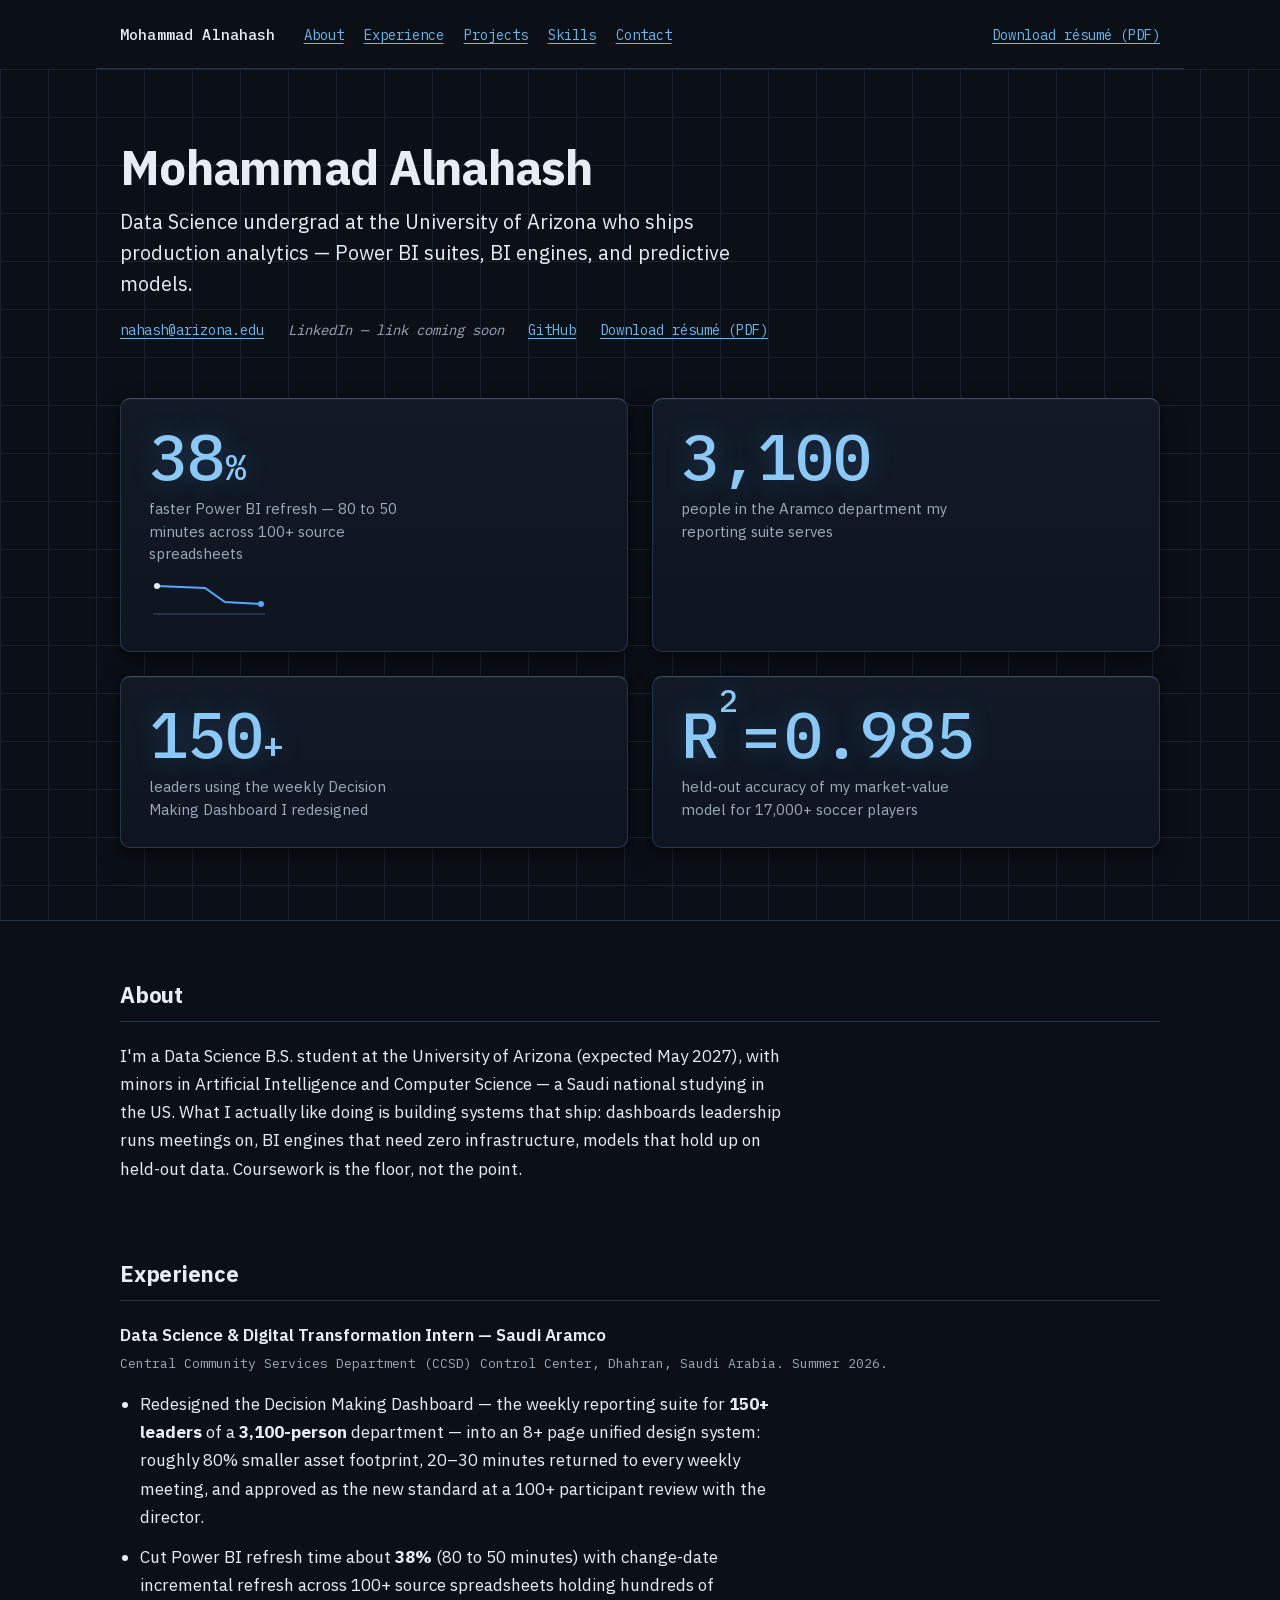
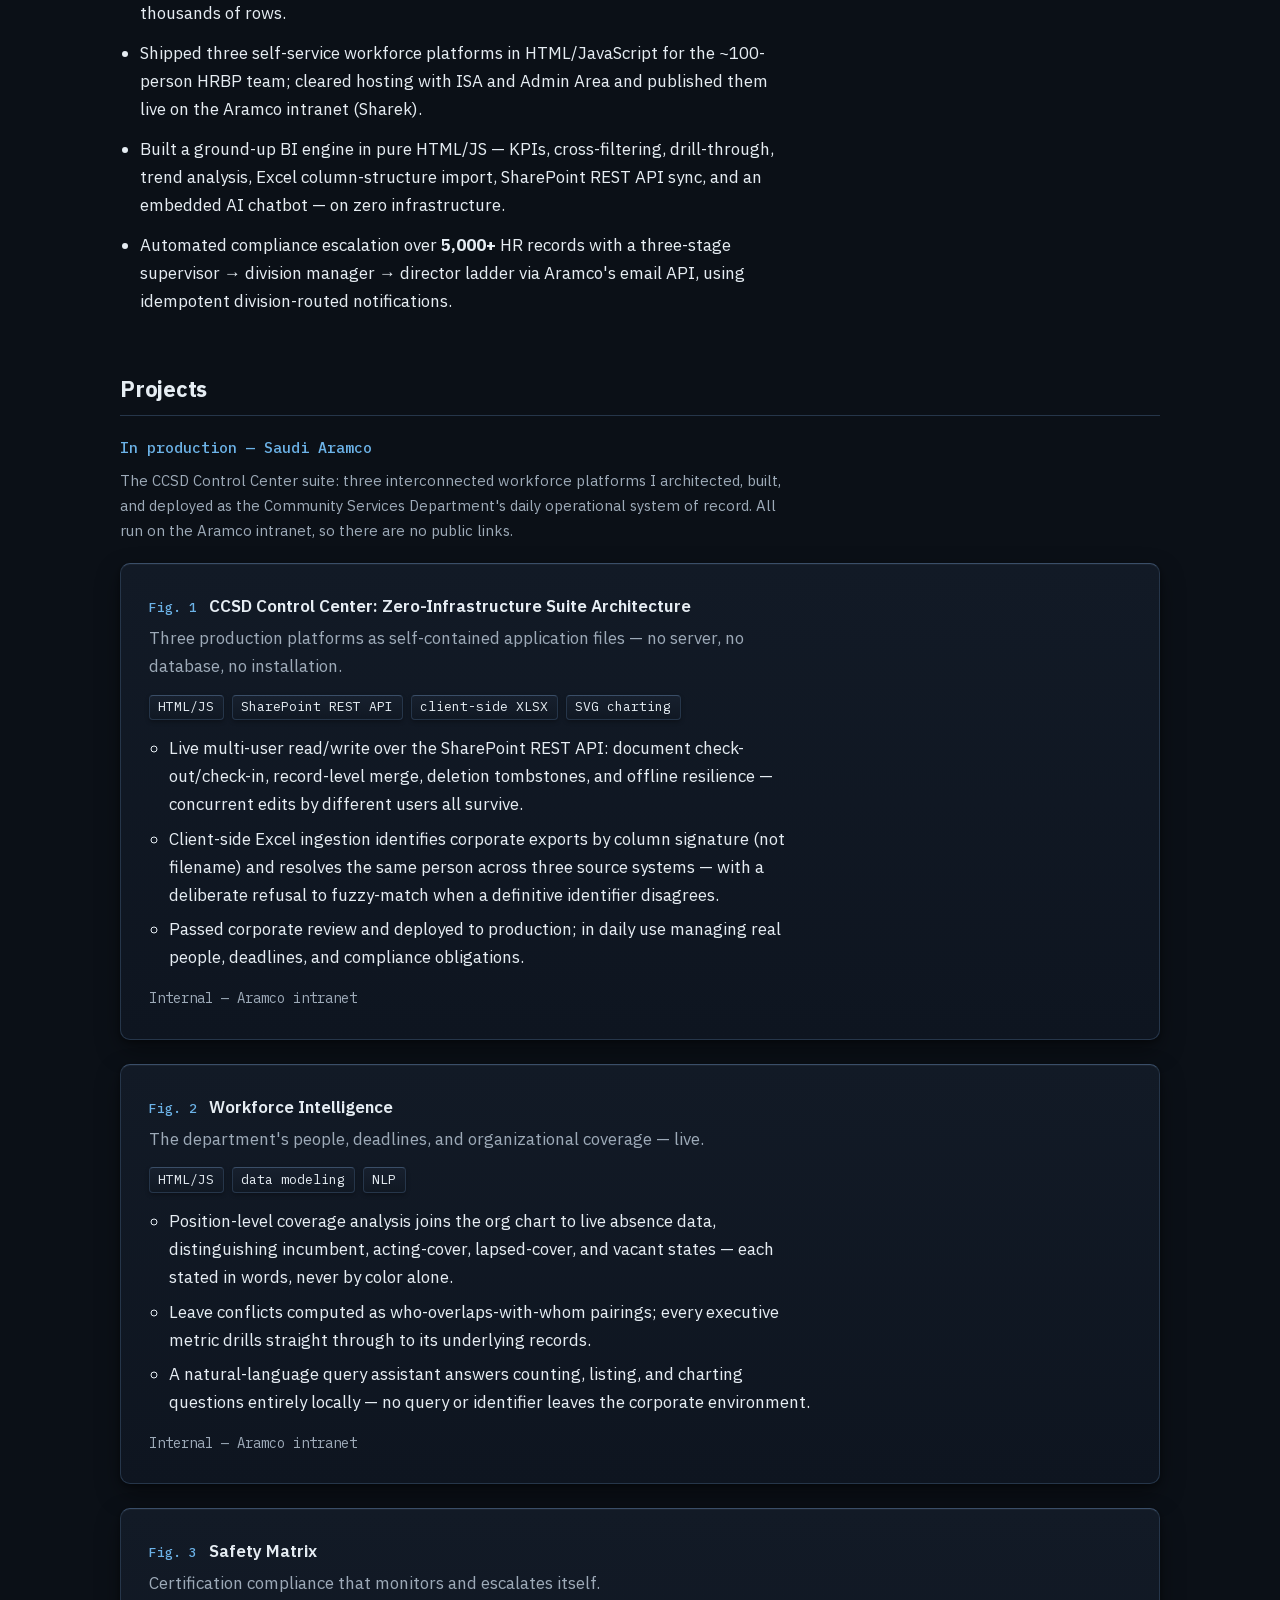
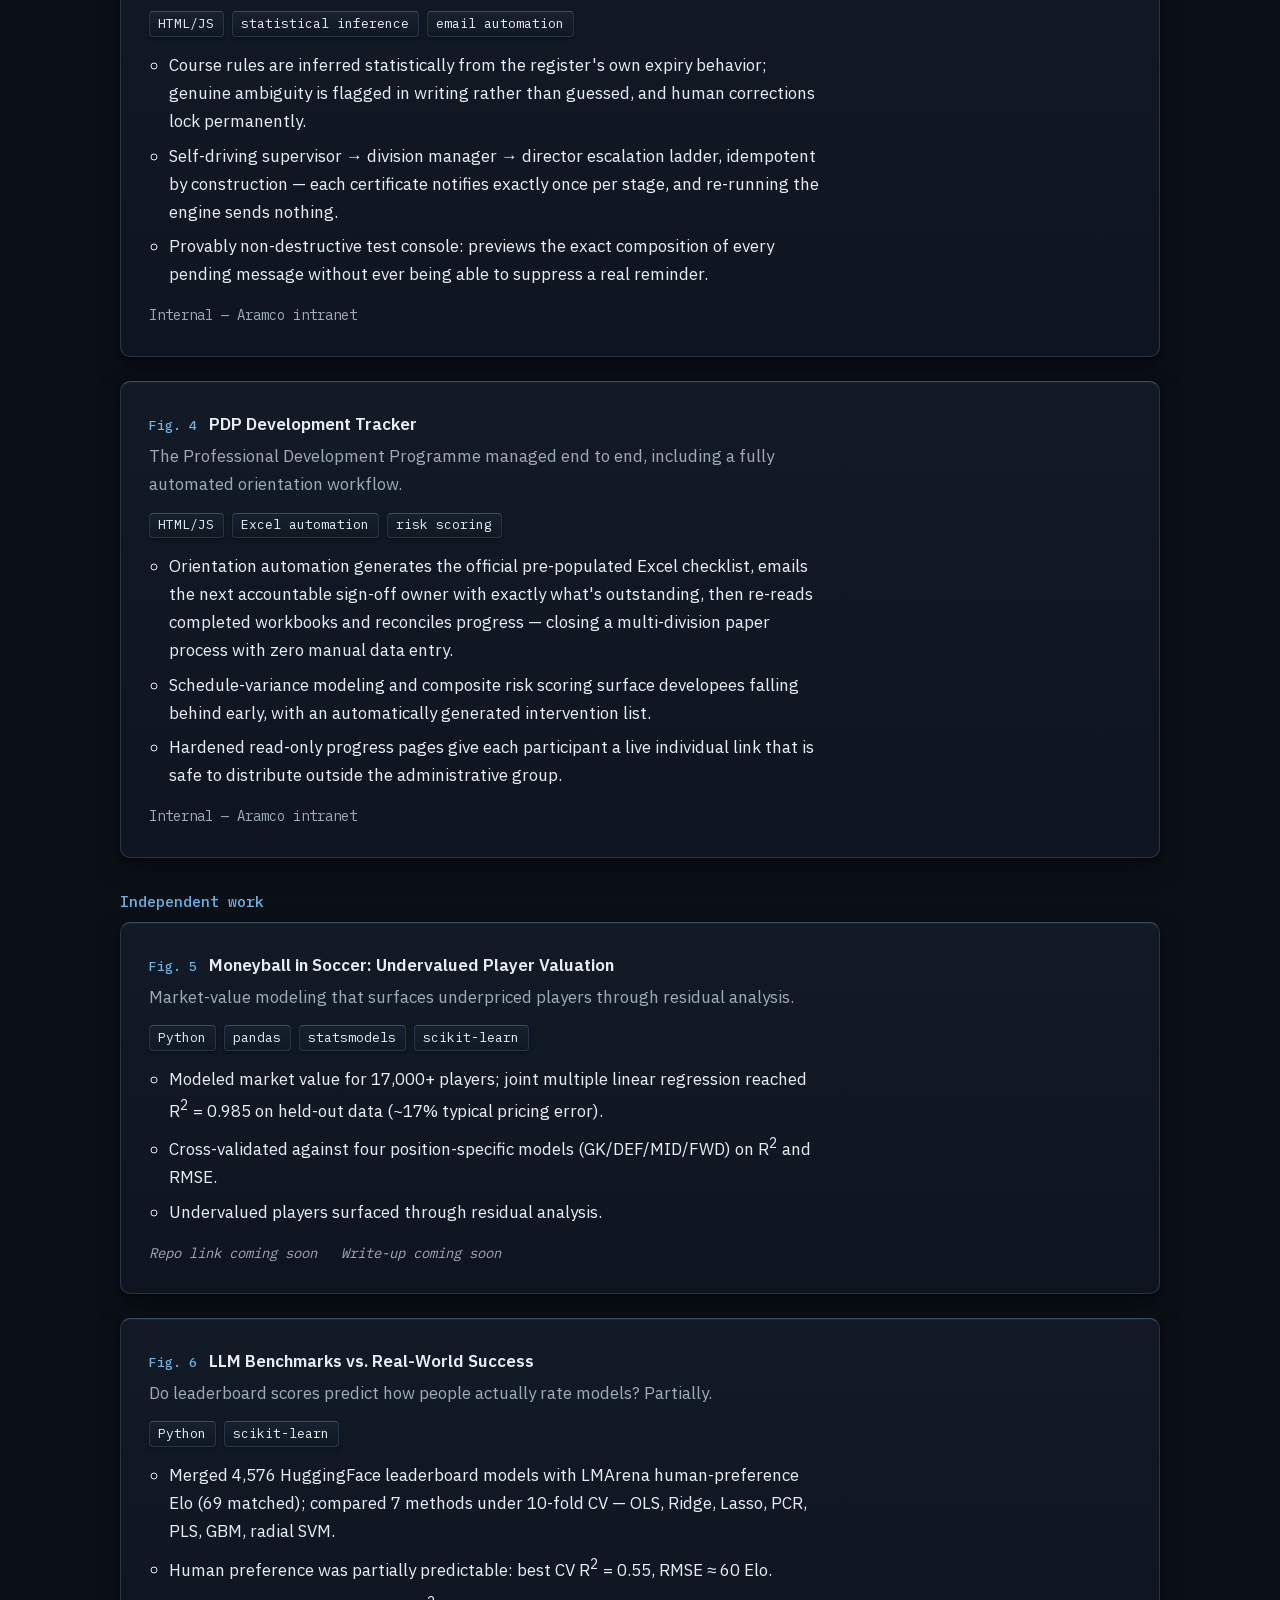
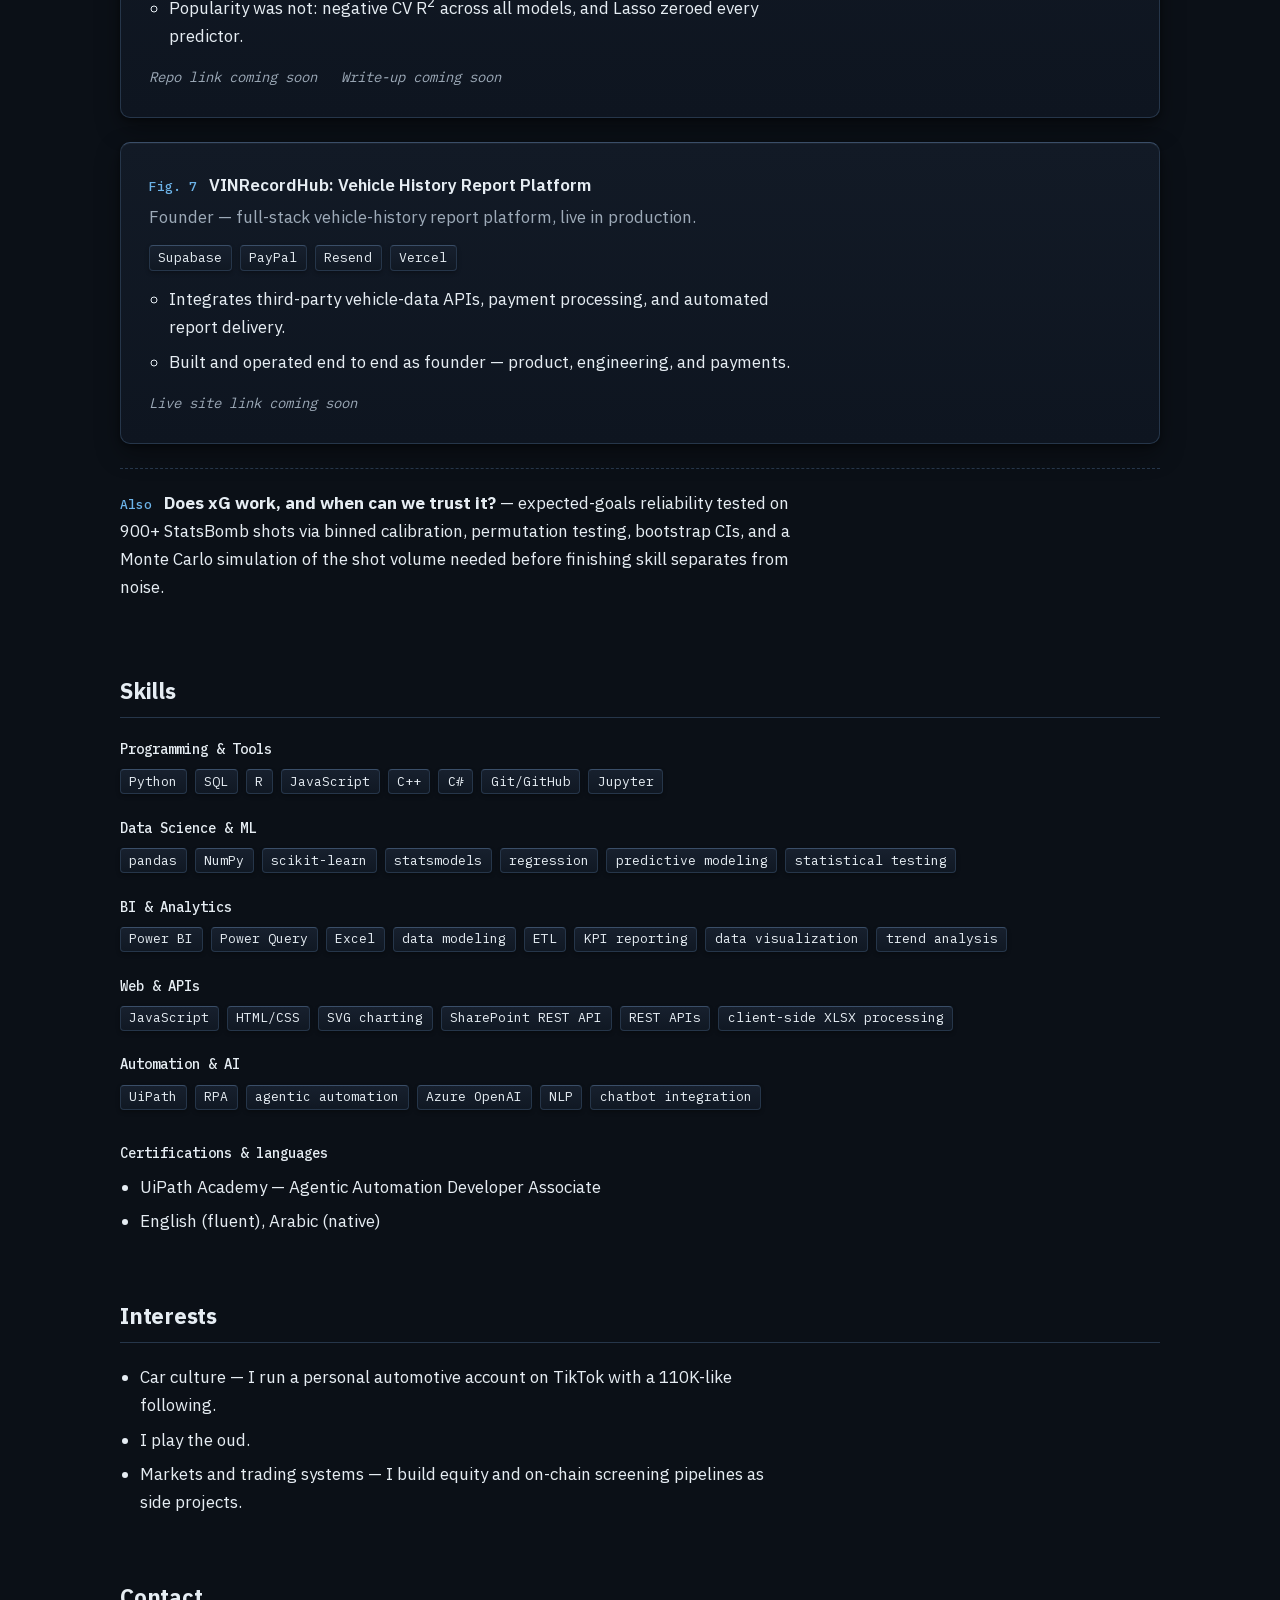
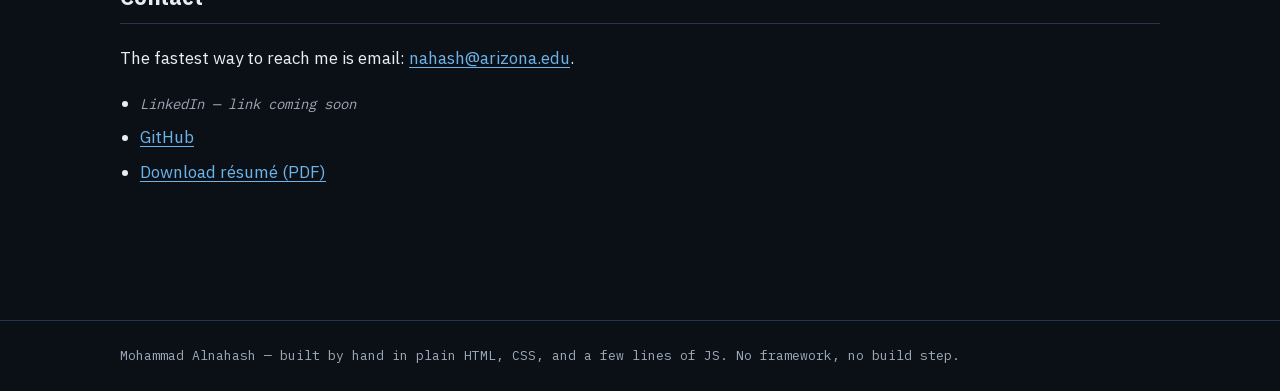
<file: index.html>
<!DOCTYPE html>
<html lang="en">
<head>
  <meta charset="UTF-8">
  <meta name="viewport" content="width=device-width, initial-scale=1.0">
  <title>Mohammad Alnahash — Data Science Portfolio</title>
  <meta name="description" content="Data Science undergrad at the University of Arizona who ships production analytics — Power BI suites, BI engines, and predictive models. Saudi Aramco intern, founder of VINRecordHub.">

  <meta property="og:type" content="website">
  <meta property="og:title" content="Mohammad Alnahash — Data Science Portfolio">
  <meta property="og:description" content="Power BI suites for 3,100-person departments, ground-up BI engines, and predictive models at R² = 0.985. Data Science B.S. at the University of Arizona, expected May 2027.">
  <meta property="og:url" content="https://malnahash.github.io/">
  <meta property="og:image" content="https://malnahash.github.io/assets/og.png">
  <meta property="og:image:width" content="1200">
  <meta property="og:image:height" content="630">
  <meta name="twitter:card" content="summary_large_image">

  <meta name="color-scheme" content="dark">
  <meta name="theme-color" content="#0B1017">
  <link rel="icon" href="data:image/svg+xml,%3Csvg xmlns='http://www.w3.org/2000/svg' viewBox='0 0 32 32'%3E%3Crect width='32' height='32' fill='%230B1017'/%3E%3Cpath d='M6 26V6' stroke='%23E6EDF3' stroke-width='2'/%3E%3Cpath d='M6 26h20' stroke='%23E6EDF3' stroke-width='2'/%3E%3Ccircle cx='12' cy='20' r='2.5' fill='%2358A6FF'/%3E%3Ccircle cx='18' cy='14' r='2.5' fill='%2358A6FF'/%3E%3Ccircle cx='24' cy='9' r='2.5' fill='%2358A6FF'/%3E%3C/svg%3E">

  <link rel="preload" href="assets/fonts/IBMPlexSans-var.woff2" as="font" type="font/woff2" crossorigin>
  <link rel="preload" href="assets/fonts/IBMPlexMono-500.woff2" as="font" type="font/woff2" crossorigin>
  <link rel="stylesheet" href="styles.css">
</head>
<body>

<a class="skip-link" href="#main">Skip to content</a>

<header class="site-header">
  <p class="site-name">Mohammad Alnahash</p>
  <nav aria-label="Main">
    <ul>
      <li><a href="#about">About</a></li>
      <li><a href="#experience">Experience</a></li>
      <li><a href="#projects">Projects</a></li>
      <li><a href="#skills">Skills</a></li>
      <li><a href="#contact">Contact</a></li>
    </ul>
  </nav>
  <a class="resume-link" href="assets/Mohammad_Alnahash_Resume.pdf" download>Download résumé (PDF)</a>
</header>

<main id="main" tabindex="-1">

  <!-- ============ HERO ============ -->
  <section class="hero" aria-labelledby="hero-name">
    <div class="hero-inner">
      <h1 id="hero-name">Mohammad Alnahash</h1>
      <p class="positioning">Data Science undergrad at the University of Arizona who ships production
        analytics — Power&nbsp;BI suites, BI&nbsp;engines, and predictive models.</p>
      <ul class="hero-meta">
        <li><a href="mailto:nahash@arizona.edu">nahash@arizona.edu</a></li>
        <!-- TODO: add LinkedIn profile URL, then replace the span below with a real link -->
        <li><span class="link-pending">LinkedIn — link coming soon</span></li>
        <li><a href="https://github.com/malnahash">GitHub</a></li>
        <li><a href="assets/Mohammad_Alnahash_Resume.pdf" download>Download résumé (PDF)</a></li>
      </ul>

      <ul class="stats">
        <li class="stat">
          <p>
            <span class="stat-number">38<span class="stat-unit">%</span></span>
            <span class="stat-caption">faster Power&nbsp;BI refresh — 80 to 50 minutes across 100+ source spreadsheets</span>
          </p>
          <svg class="spark" viewBox="0 0 120 40" aria-hidden="true" focusable="false">
            <line x1="4" y1="36" x2="116" y2="36" class="spark-axis"/>
            <polyline points="8,8 56,10 76,24 112,26" class="spark-line"/>
            <circle cx="8" cy="8" r="3" class="spark-dot"/>
            <circle cx="112" cy="26" r="3" class="spark-dot spark-dot-end"/>
          </svg>
        </li>
        <li class="stat">
          <p>
            <span class="stat-number">3,100</span>
            <span class="stat-caption">people in the Aramco department my reporting suite serves</span>
          </p>
        </li>
        <li class="stat">
          <p>
            <span class="stat-number">150<span class="stat-unit">+</span></span>
            <span class="stat-caption">leaders using the weekly Decision Making Dashboard I redesigned</span>
          </p>
        </li>
        <li class="stat">
          <p>
            <span class="stat-number">R<sup>2</sup>&hairsp;=&hairsp;0.985</span>
            <span class="stat-caption">held-out accuracy of my market-value model for 17,000+ soccer players</span>
          </p>
        </li>
      </ul>
    </div>
  </section>

  <!-- ============ ABOUT ============ -->
  <section id="about" class="section" aria-labelledby="about-h">
    <h2 id="about-h">About</h2>
    <p>I'm a Data Science B.S. student at the University of Arizona (expected May 2027),
      with minors in Artificial Intelligence and Computer Science — a Saudi national studying in
      the US. What I actually like doing is building systems that ship: dashboards leadership runs
      meetings on, BI engines that need zero infrastructure, models that hold up on held-out data.
      Coursework is the floor, not the point.</p>
  </section>

  <!-- ============ EXPERIENCE ============ -->
  <section id="experience" class="section" aria-labelledby="experience-h">
    <h2 id="experience-h">Experience</h2>
    <article class="job">
      <h3>Data Science &amp; Digital Transformation Intern — Saudi Aramco</h3>
      <p class="job-meta">Central Community Services Department (CCSD) Control Center, Dhahran, Saudi Arabia. Summer 2026.</p>
      <ul class="job-bullets">
        <li>Redesigned the Decision Making Dashboard — the weekly reporting suite for
          <strong>150+ leaders</strong> of a <strong>3,100-person</strong> department — into an
          8+ page unified design system: roughly 80% smaller asset footprint, 20–30 minutes
          returned to every weekly meeting, and approved as the new standard at a 100+ participant
          review with the director.</li>
        <li>Cut Power&nbsp;BI refresh time about <strong>38%</strong> (80 to 50 minutes) with
          change-date incremental refresh across 100+ source spreadsheets holding hundreds of
          thousands of rows.</li>
        <li>Shipped three self-service workforce platforms in HTML/JavaScript for the ~100-person
          HRBP team; cleared hosting with ISA and Admin Area and published them live on the Aramco
          intranet (Sharek).</li>
        <li>Built a ground-up BI engine in pure HTML/JS — KPIs, cross-filtering, drill-through,
          trend analysis, Excel column-structure import, SharePoint REST API sync, and an embedded
          AI chatbot — on zero infrastructure.</li>
        <li>Automated compliance escalation over <strong>5,000+</strong> HR records with a
          three-stage supervisor → division manager → director ladder via Aramco's email API,
          using idempotent division-routed notifications.</li>
      </ul>
    </article>
  </section>

  <!-- ============ PROJECTS ============ -->
  <section id="projects" class="section" aria-labelledby="projects-h">
    <h2 id="projects-h">Projects</h2>

    <h3 class="project-group">In production — Saudi Aramco</h3>
    <p class="project-group-note">The CCSD Control Center suite: three interconnected workforce
      platforms I architected, built, and deployed as the Community Services Department's daily
      operational system of record. All run on the Aramco intranet, so there are no public links.</p>
    <ul class="projects">

      <li class="project">
        <h4><span class="fig">Fig.&nbsp;1</span> CCSD Control Center: Zero-Infrastructure Suite Architecture</h4>
        <p class="project-summary">Three production platforms as self-contained application files — no server, no database, no installation.</p>
        <ul class="chips" aria-label="Built with">
          <li>HTML/JS</li><li>SharePoint REST API</li><li>client-side XLSX</li><li>SVG charting</li>
        </ul>
        <ul class="project-results">
          <li>Live multi-user read/write over the SharePoint REST API: document check-out/check-in,
            record-level merge, deletion tombstones, and offline resilience — concurrent edits by
            different users all survive.</li>
          <li>Client-side Excel ingestion identifies corporate exports by column signature (not
            filename) and resolves the same person across three source systems — with a deliberate
            refusal to fuzzy-match when a definitive identifier disagrees.</li>
          <li>Passed corporate review and deployed to production; in daily use managing real people,
            deadlines, and compliance obligations.</li>
        </ul>
        <p class="project-links"><span class="link-internal">Internal — Aramco intranet</span></p>
      </li>

      <li class="project">
        <h4><span class="fig">Fig.&nbsp;2</span> Workforce Intelligence</h4>
        <p class="project-summary">The department's people, deadlines, and organizational coverage — live.</p>
        <ul class="chips" aria-label="Built with">
          <li>HTML/JS</li><li>data modeling</li><li>NLP</li>
        </ul>
        <ul class="project-results">
          <li>Position-level coverage analysis joins the org chart to live absence data,
            distinguishing incumbent, acting-cover, lapsed-cover, and vacant states — each stated
            in words, never by color alone.</li>
          <li>Leave conflicts computed as who-overlaps-with-whom pairings; every executive metric
            drills straight through to its underlying records.</li>
          <li>A natural-language query assistant answers counting, listing, and charting questions
            entirely locally — no query or identifier leaves the corporate environment.</li>
        </ul>
        <p class="project-links"><span class="link-internal">Internal — Aramco intranet</span></p>
      </li>

      <li class="project">
        <h4><span class="fig">Fig.&nbsp;3</span> Safety Matrix</h4>
        <p class="project-summary">Certification compliance that monitors and escalates itself.</p>
        <ul class="chips" aria-label="Built with">
          <li>HTML/JS</li><li>statistical inference</li><li>email automation</li>
        </ul>
        <ul class="project-results">
          <li>Course rules are inferred statistically from the register's own expiry behavior;
            genuine ambiguity is flagged in writing rather than guessed, and human corrections
            lock permanently.</li>
          <li>Self-driving supervisor → division manager → director escalation ladder, idempotent
            by construction — each certificate notifies exactly once per stage, and re-running the
            engine sends nothing.</li>
          <li>Provably non-destructive test console: previews the exact composition of every
            pending message without ever being able to suppress a real reminder.</li>
        </ul>
        <p class="project-links"><span class="link-internal">Internal — Aramco intranet</span></p>
      </li>

      <li class="project">
        <h4><span class="fig">Fig.&nbsp;4</span> PDP Development Tracker</h4>
        <p class="project-summary">The Professional Development Programme managed end to end, including a fully automated orientation workflow.</p>
        <ul class="chips" aria-label="Built with">
          <li>HTML/JS</li><li>Excel automation</li><li>risk scoring</li>
        </ul>
        <ul class="project-results">
          <li>Orientation automation generates the official pre-populated Excel checklist, emails
            the next accountable sign-off owner with exactly what's outstanding, then re-reads
            completed workbooks and reconciles progress — closing a multi-division paper process
            with zero manual data entry.</li>
          <li>Schedule-variance modeling and composite risk scoring surface developees falling
            behind early, with an automatically generated intervention list.</li>
          <li>Hardened read-only progress pages give each participant a live individual link that
            is safe to distribute outside the administrative group.</li>
        </ul>
        <p class="project-links"><span class="link-internal">Internal — Aramco intranet</span></p>
      </li>

    </ul>

    <h3 class="project-group">Independent work</h3>
    <ul class="projects">

      <li class="project">
        <h4><span class="fig">Fig.&nbsp;5</span> Moneyball in Soccer: Undervalued Player Valuation</h4>
        <p class="project-summary">Market-value modeling that surfaces underpriced players through residual analysis.</p>
        <ul class="chips" aria-label="Built with">
          <li>Python</li><li>pandas</li><li>statsmodels</li><li>scikit-learn</li>
        </ul>
        <ul class="project-results">
          <li>Modeled market value for 17,000+ players; joint multiple linear regression reached
            R<sup>2</sup>&nbsp;= 0.985 on held-out data (~17% typical pricing error).</li>
          <li>Cross-validated against four position-specific models (GK/DEF/MID/FWD) on
            R<sup>2</sup> and RMSE.</li>
          <li>Undervalued players surfaced through residual analysis.</li>
        </ul>
        <p class="project-links">
          <!-- TODO: add repo URL -->
          <span class="link-pending">Repo link coming soon</span>
          <!-- TODO: add write-up / demo URL -->
          <span class="link-pending">Write-up coming soon</span>
        </p>
      </li>

      <li class="project">
        <h4><span class="fig">Fig.&nbsp;6</span> LLM Benchmarks vs. Real-World Success</h4>
        <p class="project-summary">Do leaderboard scores predict how people actually rate models? Partially.</p>
        <ul class="chips" aria-label="Built with">
          <li>Python</li><li>scikit-learn</li>
        </ul>
        <ul class="project-results">
          <li>Merged 4,576 HuggingFace leaderboard models with LMArena human-preference Elo
            (69 matched); compared 7 methods under 10-fold CV — OLS, Ridge, Lasso, PCR, PLS,
            GBM, radial SVM.</li>
          <li>Human preference was partially predictable: best CV R<sup>2</sup>&nbsp;= 0.55,
            RMSE ≈ 60 Elo.</li>
          <li>Popularity was not: negative CV R<sup>2</sup> across all models, and Lasso zeroed
            every predictor.</li>
        </ul>
        <p class="project-links">
          <!-- TODO: add repo URL -->
          <span class="link-pending">Repo link coming soon</span>
          <!-- TODO: add write-up / demo URL -->
          <span class="link-pending">Write-up coming soon</span>
        </p>
      </li>

      <li class="project">
        <h4><span class="fig">Fig.&nbsp;7</span> VINRecordHub: Vehicle History Report Platform</h4>
        <p class="project-summary">Founder — full-stack vehicle-history report platform, live in production.</p>
        <ul class="chips" aria-label="Built with">
          <li>Supabase</li><li>PayPal</li><li>Resend</li><li>Vercel</li>
        </ul>
        <ul class="project-results">
          <li>Integrates third-party vehicle-data APIs, payment processing, and automated report
            delivery.</li>
          <li>Built and operated end to end as founder — product, engineering, and payments.</li>
        </ul>
        <p class="project-links">
          <!-- TODO: add live site URL -->
          <span class="link-pending">Live site link coming soon</span>
        </p>
      </li>

      <!-- TODO: Mohammad may want to promote this to a full fourth card later -->
      <li class="project project-quiet">
        <p><span class="fig">Also</span> <strong>Does xG work, and when can we trust it?</strong> —
          expected-goals reliability tested on 900+ StatsBomb shots via binned calibration,
          permutation testing, bootstrap CIs, and a Monte Carlo simulation of the shot volume
          needed before finishing skill separates from noise.</p>
      </li>

    </ul>
  </section>

  <!-- ============ SKILLS ============ -->
  <section id="skills" class="section" aria-labelledby="skills-h">
    <h2 id="skills-h">Skills</h2>
    <div class="skill-group">
      <h3>Programming &amp; Tools</h3>
      <ul class="chips"><li>Python</li><li>SQL</li><li>R</li><li>JavaScript</li><li>C++</li><li>C#</li><li>Git/GitHub</li><li>Jupyter</li></ul>
    </div>
    <div class="skill-group">
      <h3>Data Science &amp; ML</h3>
      <ul class="chips"><li>pandas</li><li>NumPy</li><li>scikit-learn</li><li>statsmodels</li><li>regression</li><li>predictive modeling</li><li>statistical testing</li></ul>
    </div>
    <div class="skill-group">
      <h3>BI &amp; Analytics</h3>
      <ul class="chips"><li>Power BI</li><li>Power Query</li><li>Excel</li><li>data modeling</li><li>ETL</li><li>KPI reporting</li><li>data visualization</li><li>trend analysis</li></ul>
    </div>
    <div class="skill-group">
      <h3>Web &amp; APIs</h3>
      <ul class="chips"><li>JavaScript</li><li>HTML/CSS</li><li>SVG charting</li><li>SharePoint REST API</li><li>REST APIs</li><li>client-side XLSX processing</li></ul>
    </div>
    <div class="skill-group">
      <h3>Automation &amp; AI</h3>
      <ul class="chips"><li>UiPath</li><li>RPA</li><li>agentic automation</li><li>Azure OpenAI</li><li>NLP</li><li>chatbot integration</li></ul>
    </div>

    <h3>Certifications &amp; languages</h3>
    <ul class="plain-list">
      <li>UiPath Academy — Agentic Automation Developer Associate</li>
      <li>English (fluent), Arabic (native)</li>
    </ul>
  </section>

  <!-- ============ INTERESTS ============ -->
  <!-- NOTE for Mohammad: review this section — cut or reword anything too personal. -->
  <section id="interests" class="section" aria-labelledby="interests-h">
    <h2 id="interests-h">Interests</h2>
    <ul class="plain-list">
      <li>Car culture — I run a personal automotive account on TikTok with a 110K-like following.</li>
      <li>I play the oud.</li>
      <li>Markets and trading systems — I build equity and on-chain screening pipelines as side projects.</li>
      <!-- TODO: one open slot for anything else Mohammad wants to add -->
    </ul>
  </section>

  <!-- ============ CONTACT ============ -->
  <section id="contact" class="section" aria-labelledby="contact-h">
    <h2 id="contact-h">Contact</h2>
    <p>The fastest way to reach me is email:
      <a href="mailto:nahash@arizona.edu">nahash@arizona.edu</a>.</p>
    <ul class="plain-list">
      <!-- TODO: add LinkedIn profile URL -->
      <li><span class="link-pending">LinkedIn — link coming soon</span></li>
      <li><a href="https://github.com/malnahash">GitHub</a></li>
      <li><a href="assets/Mohammad_Alnahash_Resume.pdf" download>Download résumé (PDF)</a></li>
    </ul>
  </section>

</main>

<footer class="site-footer">
  <p>Mohammad Alnahash — built by hand in plain HTML, CSS, and a few lines of JS. No framework, no build step.</p>
</footer>

<script src="script.js" defer></script>
</body>
</html>
</file>
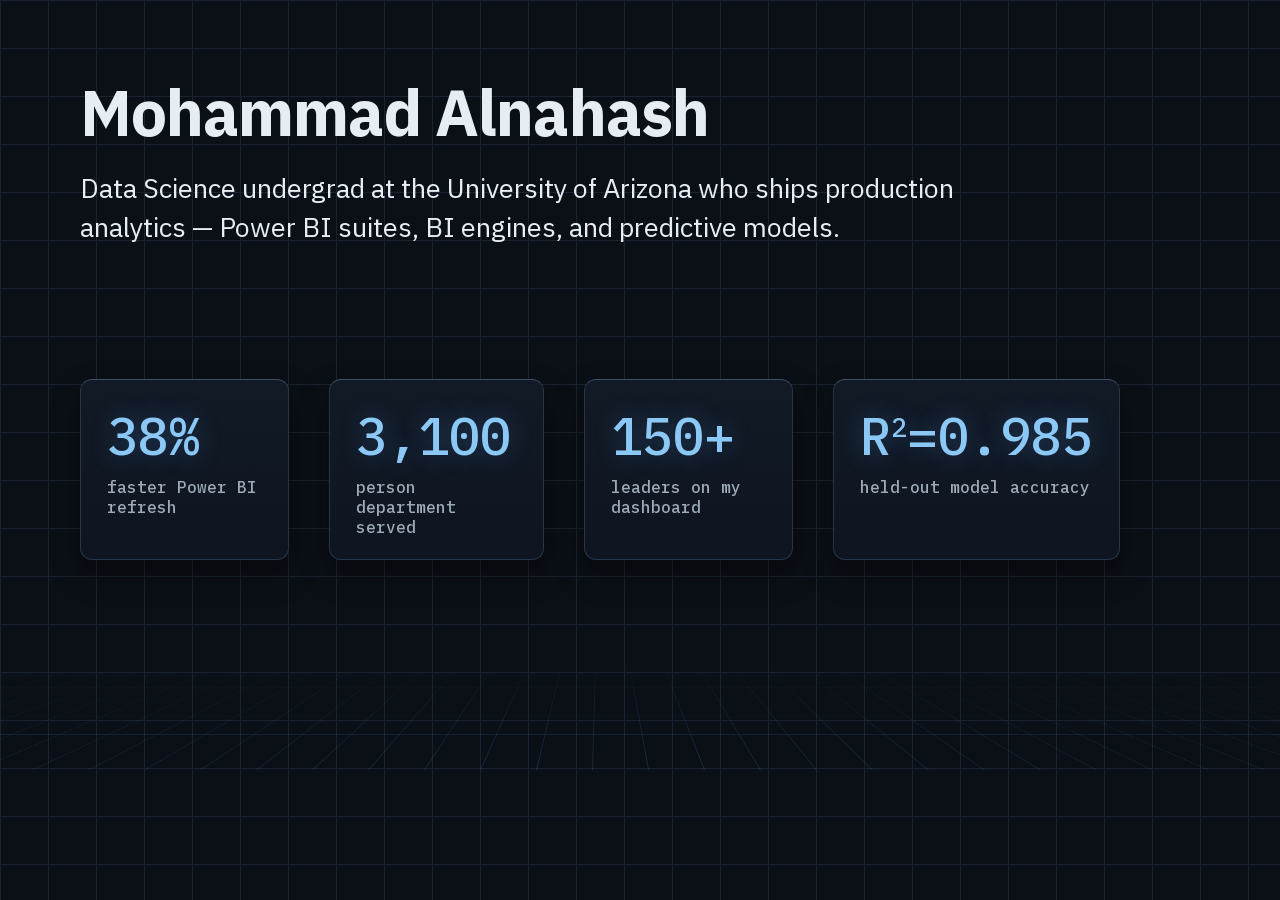
<file: og-source.html>
<!DOCTYPE html>
<html lang="en">
<head>
<meta charset="UTF-8">
<style>
  @font-face { font-family: "IBM Plex Sans"; src: url("assets/fonts/IBMPlexSans-var.woff2") format("woff2"); font-weight: 100 700; }
  @font-face { font-family: "IBM Plex Mono"; src: url("assets/fonts/IBMPlexMono-500.woff2") format("woff2"); font-weight: 500; }
  * { box-sizing: border-box; margin: 0; }
  body {
    width: 1200px; height: 630px;
    background: #0B1017;
    background-image:
      linear-gradient(#1A2430 1px, transparent 1px),
      linear-gradient(90deg, #1A2430 1px, transparent 1px);
    background-size: 48px 48px;
    color: #E6EDF3;
    font-family: "IBM Plex Sans", sans-serif;
    padding: 70px 80px;
    display: flex; flex-direction: column; justify-content: space-between;
    position: relative; overflow: hidden;
  }
  body::before {
    content: ""; position: absolute; left: -30%; right: -30%; bottom: -140px; height: 480px;
    background-image:
      linear-gradient(rgba(88,166,255,0.18) 1px, transparent 1px),
      linear-gradient(90deg, rgba(88,166,255,0.18) 1px, transparent 1px);
    background-size: 56px 56px;
    transform: perspective(500px) rotateX(62deg);
    transform-origin: 50% 100%;
    -webkit-mask-image: linear-gradient(to top, rgba(0,0,0,0.9), transparent 78%);
  }
  h1 { font-size: 64px; font-weight: 700; letter-spacing: -0.015em; position: relative; }
  .pos { font-size: 27px; max-width: 900px; line-height: 1.45; margin-top: 14px; position: relative; }
  .stats { display: flex; gap: 40px; position: relative; }
  .stat {
    background: linear-gradient(180deg, #121A26, #0E1520);
    border: 1px solid #26364A; border-top-color: #3A4E68;
    border-radius: 12px; padding: 22px 26px;
    box-shadow: 0 14px 30px rgba(0,0,0,0.45);
  }
  .n { font-family: "IBM Plex Mono", monospace; font-weight: 500; font-size: 52px; color: #8CC8F5;
       text-shadow: 0 0 24px rgba(88,166,255,0.3); }
  .n sup { font-size: 0.5em; }
  .c { font-family: "IBM Plex Mono", monospace; font-size: 16px; color: #9DAAB8; margin-top: 8px; }
</style>
</head>
<body>
  <div>
    <h1>Mohammad Alnahash</h1>
    <p class="pos">Data Science undergrad at the University of Arizona who ships production analytics — Power&nbsp;BI suites, BI&nbsp;engines, and predictive models.</p>
  </div>
  <div class="stats">
    <div class="stat"><div class="n">38%</div><div class="c">faster Power BI refresh</div></div>
    <div class="stat"><div class="n">3,100</div><div class="c">person department served</div></div>
    <div class="stat"><div class="n">150+</div><div class="c">leaders on my dashboard</div></div>
    <div class="stat"><div class="n">R<sup>2</sup>=0.985</div><div class="c">held-out model accuracy</div></div>
  </div>
</body>
</html>
</file>
<file: styles.css>
/* ============================================================
   Mohammad Alnahash — portfolio (dark)
   Design: "the chart at night" — a control-room reading of the
   plotting-paper concept. Deep blue-black ground, faint grid,
   a perspective data-plane in the hero, panels with real depth.
   Palette: ink navy ground, off-white ink, matplotlib tab:blue
   lifted to pass AA on dark. Type: IBM Plex Sans + Plex Mono.
   No framework, no build step. script.js adds optional card
   tilt — the page is complete without it.
   ============================================================ */

@font-face {
  font-family: "IBM Plex Sans";
  src: url("assets/fonts/IBMPlexSans-var.woff2") format("woff2");
  font-weight: 100 700;
  font-style: normal;
  font-display: swap;
}
@font-face {
  font-family: "IBM Plex Mono";
  src: url("assets/fonts/IBMPlexMono-400.woff2") format("woff2");
  font-weight: 400;
  font-style: normal;
  font-display: swap;
}
@font-face {
  font-family: "IBM Plex Mono";
  src: url("assets/fonts/IBMPlexMono-500.woff2") format("woff2");
  font-weight: 500;
  font-style: normal;
  font-display: swap;
}

:root {
  color-scheme: dark;

  --ground: #0B1017;        /* page — near-black blue, never pure black */
  --grid: #1A2430;          /* hero gridlines (decorative) */
  --panel: #121A26;         /* raised surfaces */
  --panel-deep: #0E1520;    /* panel gradient floor */
  --edge: #26364A;          /* card borders — structural, survives forced-colors */
  --edge-lit: #3A4E68;      /* specular top edge */

  --ink: #E6EDF3;           /* body text ~15:1 on ground */
  --muted: #9DAAB8;         /* secondary ~7:1 on ground, ~6:1 on panel */
  --accent-text: #6CB3E8;   /* links & labels ~7:1 on ground */
  --accent-bright: #8CC8F5; /* display numerals (large text) */
  --accent-line: #58A6FF;   /* chart marks */
  --focus: #8CC8F5;

  --sans: "IBM Plex Sans", "Helvetica Neue", Arial, sans-serif;
  --mono: "IBM Plex Mono", "SF Mono", Menlo, Consolas, monospace;

  --measure: 42rem;

  /* depth recipe used everywhere */
  --shadow-rest:
    0 1px 0 rgba(255,255,255,0.04) inset,
    0 10px 24px rgba(0,0,0,0.35),
    0 2px 6px rgba(0,0,0,0.4);
  --shadow-lift:
    0 1px 0 rgba(255,255,255,0.06) inset,
    0 18px 40px rgba(0,0,0,0.45),
    0 4px 10px rgba(0,0,0,0.45),
    0 0 0 1px rgba(108,179,232,0.18);
}

* { box-sizing: border-box; }

html { scroll-padding-top: 1.5rem; }

@media (prefers-reduced-motion: no-preference) {
  html { scroll-behavior: smooth; }
}

body {
  margin: 0;
  background: var(--ground);
  color: var(--ink);
  font-family: var(--sans);
  font-size: 1.0625rem;
  line-height: 1.65;
}

/* ---------- links & focus ---------- */

a {
  color: var(--accent-text);
  text-decoration-thickness: 1px;
  text-underline-offset: 3px;
}
a:hover { text-decoration-thickness: 2px; }

:focus-visible {
  outline: 2px solid var(--focus);
  outline-offset: 3px;
  border-radius: 2px;
}

.skip-link {
  position: absolute;
  left: 1rem;
  top: -3rem;
  z-index: 10;
  padding: 0.5rem 1rem;
  background: var(--ink);
  color: #0B1017;
  font-family: var(--mono);
  font-size: 0.875rem;
  text-decoration: none;
}
.skip-link:focus { top: 1rem; }

/* ---------- header ---------- */

.site-header {
  display: flex;
  flex-wrap: wrap;
  align-items: baseline;
  gap: 0.75rem 1.75rem;
  max-width: 68rem;
  margin: 0 auto;
  padding: 1.25rem 1.5rem;
  border-bottom: 1px solid var(--edge);
}

.site-name {
  margin: 0;
  font-family: var(--mono);
  font-weight: 500;
  font-size: 0.9375rem;
  letter-spacing: 0.01em;
}

.site-header nav ul {
  display: flex;
  flex-wrap: wrap;
  gap: 0.25rem 1.25rem;
  margin: 0;
  padding: 0;
  list-style: none;
}

.site-header nav a,
.resume-link {
  font-family: var(--mono);
  font-size: 0.875rem;
}

.resume-link { margin-left: auto; }

/* ---------- hero: the data plane ---------- */

.hero {
  position: relative;
  overflow: hidden;
  border-bottom: 1px solid var(--edge);
  /* faint flat grid behind everything */
  background-image:
    linear-gradient(var(--grid) 1px, transparent 1px),
    linear-gradient(90deg, var(--grid) 1px, transparent 1px);
  background-size: 48px 48px;
}

/* the signature: a perspective grid floor receding behind the stats.
   Static (no animation) so it needs no motion gating. */
.hero::before {
  content: "";
  position: absolute;
  left: -30%;
  right: -30%;
  bottom: -12rem;
  height: 34rem;
  background-image:
    linear-gradient(rgba(88,166,255,0.16) 1px, transparent 1px),
    linear-gradient(90deg, rgba(88,166,255,0.16) 1px, transparent 1px);
  background-size: 56px 56px;
  transform: perspective(28rem) rotateX(62deg);
  transform-origin: 50% 100%;
  -webkit-mask-image: linear-gradient(to top, rgba(0,0,0,0.9), transparent 78%);
  mask-image: linear-gradient(to top, rgba(0,0,0,0.9), transparent 78%);
  pointer-events: none;
}

.hero-inner {
  position: relative;
  max-width: 68rem;
  margin: 0 auto;
  padding: 4.5rem 1.5rem 4.5rem;
}

h1 {
  margin: 0 0 0.75rem;
  font-size: clamp(2rem, 5vw, 3rem);
  font-weight: 700;
  line-height: 1.1;
  letter-spacing: -0.015em;
}

.positioning {
  max-width: var(--measure);
  margin: 0 0 1.25rem;
  font-size: clamp(1.0625rem, 2.2vw, 1.25rem);
  line-height: 1.55;
}

.hero-meta {
  display: flex;
  flex-wrap: wrap;
  gap: 0.4rem 1.5rem;
  margin: 0 0 3.5rem;
  padding: 0;
  list-style: none;
  font-family: var(--mono);
  font-size: 0.875rem;
  color: var(--muted);
}

/* ---------- stats: floating instrument panels ---------- */

.stats {
  display: grid;
  grid-template-columns: 1fr;
  gap: 1.5rem;
  margin: 0;
  padding: 0;
  list-style: none;
}
@media (min-width: 34rem) {
  .stats { grid-template-columns: repeat(2, minmax(0, 1fr)); }
}

.stat {
  position: relative;
  padding: 1.5rem 1.75rem 1.6rem;
  background: linear-gradient(180deg, var(--panel), var(--panel-deep));
  border: 1px solid var(--edge);
  border-top-color: var(--edge-lit);
  border-radius: 10px;
  box-shadow: var(--shadow-rest);
}

.stat p { margin: 0; }

.stat-number {
  display: block;
  font-family: var(--mono);
  font-weight: 500;
  font-variant-numeric: tabular-nums;
  font-size: clamp(2.5rem, 5.5vw, 4rem);
  line-height: 1.05;
  color: var(--accent-bright);
  text-shadow: 0 0 24px rgba(88,166,255,0.25); /* decorative; contrast holds without it */
}
.stat-number sup {
  font-size: 0.5em;
  top: -0.75em;
  position: relative;
  line-height: 0;
}
.stat-unit { font-size: 0.55em; }

.stat-caption {
  display: block;
  max-width: 32ch;
  margin-top: 0.5rem;
  font-size: 0.9375rem;
  line-height: 1.5;
  color: var(--muted);
}

.spark { width: 7.5rem; height: 2.5rem; margin-top: 0.75rem; }
.spark-axis { stroke: var(--edge-lit); stroke-width: 1; }
.spark-line { fill: none; stroke: var(--accent-line); stroke-width: 2; }
.spark-dot { fill: var(--ink); }
.spark-dot-end { fill: var(--accent-line); }

@media (prefers-reduced-motion: no-preference) {
  @keyframes stat-in {
    from { opacity: 0; transform: translateY(0.75rem); }
    to   { opacity: 1; transform: none; }
  }
  .stat { animation: stat-in 0.55s ease-out backwards; }
  .stat:nth-child(2) { animation-delay: 0.08s; }
  .stat:nth-child(3) { animation-delay: 0.16s; }
  .stat:nth-child(4) { animation-delay: 0.24s; }

  .stat { transition: transform 0.25s ease, box-shadow 0.25s ease; }
  .stat:hover { transform: translateY(-3px); box-shadow: var(--shadow-lift); }
}

/* ---------- sections ---------- */

.section {
  max-width: 68rem;
  margin: 0 auto;
  padding: 3.5rem 1.5rem 0;
}
.section:last-of-type { padding-bottom: 4rem; }

h2 {
  margin: 0 0 1.25rem;
  padding-bottom: 0.5rem;
  border-bottom: 1px solid var(--edge);
  font-size: 1.375rem;
  font-weight: 700;
  letter-spacing: -0.01em;
}

.section > p { max-width: var(--measure); margin-top: 0; }

/* ---------- experience ---------- */

h3 {
  margin: 0 0 0.25rem;
  font-size: 1.0625rem;
  font-weight: 600;
}

.job-meta {
  margin: 0 0 1rem;
  font-family: var(--mono);
  font-size: 0.8125rem;
  color: var(--muted);
}

.job-bullets {
  max-width: var(--measure);
  margin: 0;
  padding-left: 1.25rem;
}
.job-bullets li { margin-bottom: 0.75rem; }
.job-bullets li:last-child { margin-bottom: 0; }

/* ---------- projects ---------- */

.project-group {
  margin: 2rem 0 0.5rem;
  font-family: var(--mono);
  font-weight: 500;
  font-size: 0.9375rem;
  color: var(--accent-text);
}
h2#projects-h + .project-group { margin-top: 0; }

.project-group-note {
  max-width: var(--measure);
  margin: 0 0 1.25rem;
  color: var(--muted);
  font-size: 0.9375rem;
}

.projects {
  display: grid;
  gap: 1.5rem;
  margin: 0 0 1rem;
  padding: 0;
  list-style: none;
}

.project {
  background: linear-gradient(180deg, var(--panel), var(--panel-deep));
  border: 1px solid var(--edge);
  border-top-color: var(--edge-lit);
  border-radius: 10px;
  padding: 1.75rem;
  box-shadow: var(--shadow-rest);
}

@media (prefers-reduced-motion: no-preference) {
  .project {
    transition: transform 0.25s ease, box-shadow 0.25s ease;
    will-change: transform;
  }
  /* script.js layers a pointer tilt on top; both stay within a few px
     so links never move out from under the cursor */
  .project:hover, .project:focus-within {
    transform: translateY(-3px);
    box-shadow: var(--shadow-lift);
  }
}

.project h4 {
  margin: 0 0 0.25rem;
  font-size: 1.0625rem;
  font-weight: 600;
}

.fig {
  font-family: var(--mono);
  font-weight: 500;
  font-size: 0.8125rem;
  color: var(--accent-text);
  margin-right: 0.5rem;
}

.project-summary {
  max-width: var(--measure);
  margin: 0.25rem 0 0.9rem;
  color: var(--muted);
}

.project-results {
  max-width: var(--measure);
  margin: 0.9rem 0 1rem;
  padding-left: 1.25rem;
}
.project-results li { margin-bottom: 0.4rem; }

.project-links {
  margin: 0;
  display: flex;
  flex-wrap: wrap;
  gap: 0.4rem 1.5rem;
  font-family: var(--mono);
  font-size: 0.875rem;
}

.link-pending,
.link-internal {
  font-family: var(--mono);
  font-size: 0.875rem;
  color: var(--muted);
}
.link-pending { font-style: italic; }

.project-quiet {
  background: none;
  border: none;
  border-radius: 0;
  box-shadow: none;
  border-top: 1px dashed var(--edge);
  padding: 1.25rem 0 0;
}
@media (prefers-reduced-motion: no-preference) {
  .project-quiet:hover, .project-quiet:focus-within {
    transform: none;
    box-shadow: none;
  }
}
.project-quiet p { max-width: var(--measure); margin: 0; }

/* ---------- skills ---------- */

.skill-group { margin-bottom: 1.4rem; }
.skill-group h3 {
  font-family: var(--mono);
  font-weight: 500;
  font-size: 0.875rem;
  margin-bottom: 0.5rem;
}

.chips {
  display: flex;
  flex-wrap: wrap;
  gap: 0.5rem;
  margin: 0.5rem 0 0;
  padding: 0;
  list-style: none;
}

.chips li {
  font-family: var(--mono);
  font-size: 0.8125rem;
  line-height: 1.4;
  padding: 0.2em 0.65em;
  color: var(--ink);
  background: linear-gradient(180deg, #17202E, #101823);
  border: 1px solid var(--edge);
  border-top-color: var(--edge-lit);
  border-radius: 4px;
  box-shadow: 0 2px 4px rgba(0,0,0,0.3);
}

#skills > h3 {
  margin-top: 2rem;
  font-family: var(--mono);
  font-weight: 500;
  font-size: 0.875rem;
}

.plain-list {
  max-width: var(--measure);
  margin: 0.5rem 0 0;
  padding-left: 1.25rem;
}
.plain-list li { margin-bottom: 0.4rem; }

/* ---------- footer ---------- */

.site-footer {
  border-top: 1px solid var(--edge);
  margin-top: 4rem;
}
.site-footer p {
  max-width: 68rem;
  margin: 0 auto;
  padding: 1.5rem;
  font-family: var(--mono);
  font-size: 0.8125rem;
  color: var(--muted);
}

/* ---------- small screens ---------- */

@media (max-width: 480px) {
  .hero-inner { padding: 3rem 1.25rem; }
  .section { padding-left: 1.25rem; padding-right: 1.25rem; }
  .project { padding: 1.25rem; }
}
</file>
